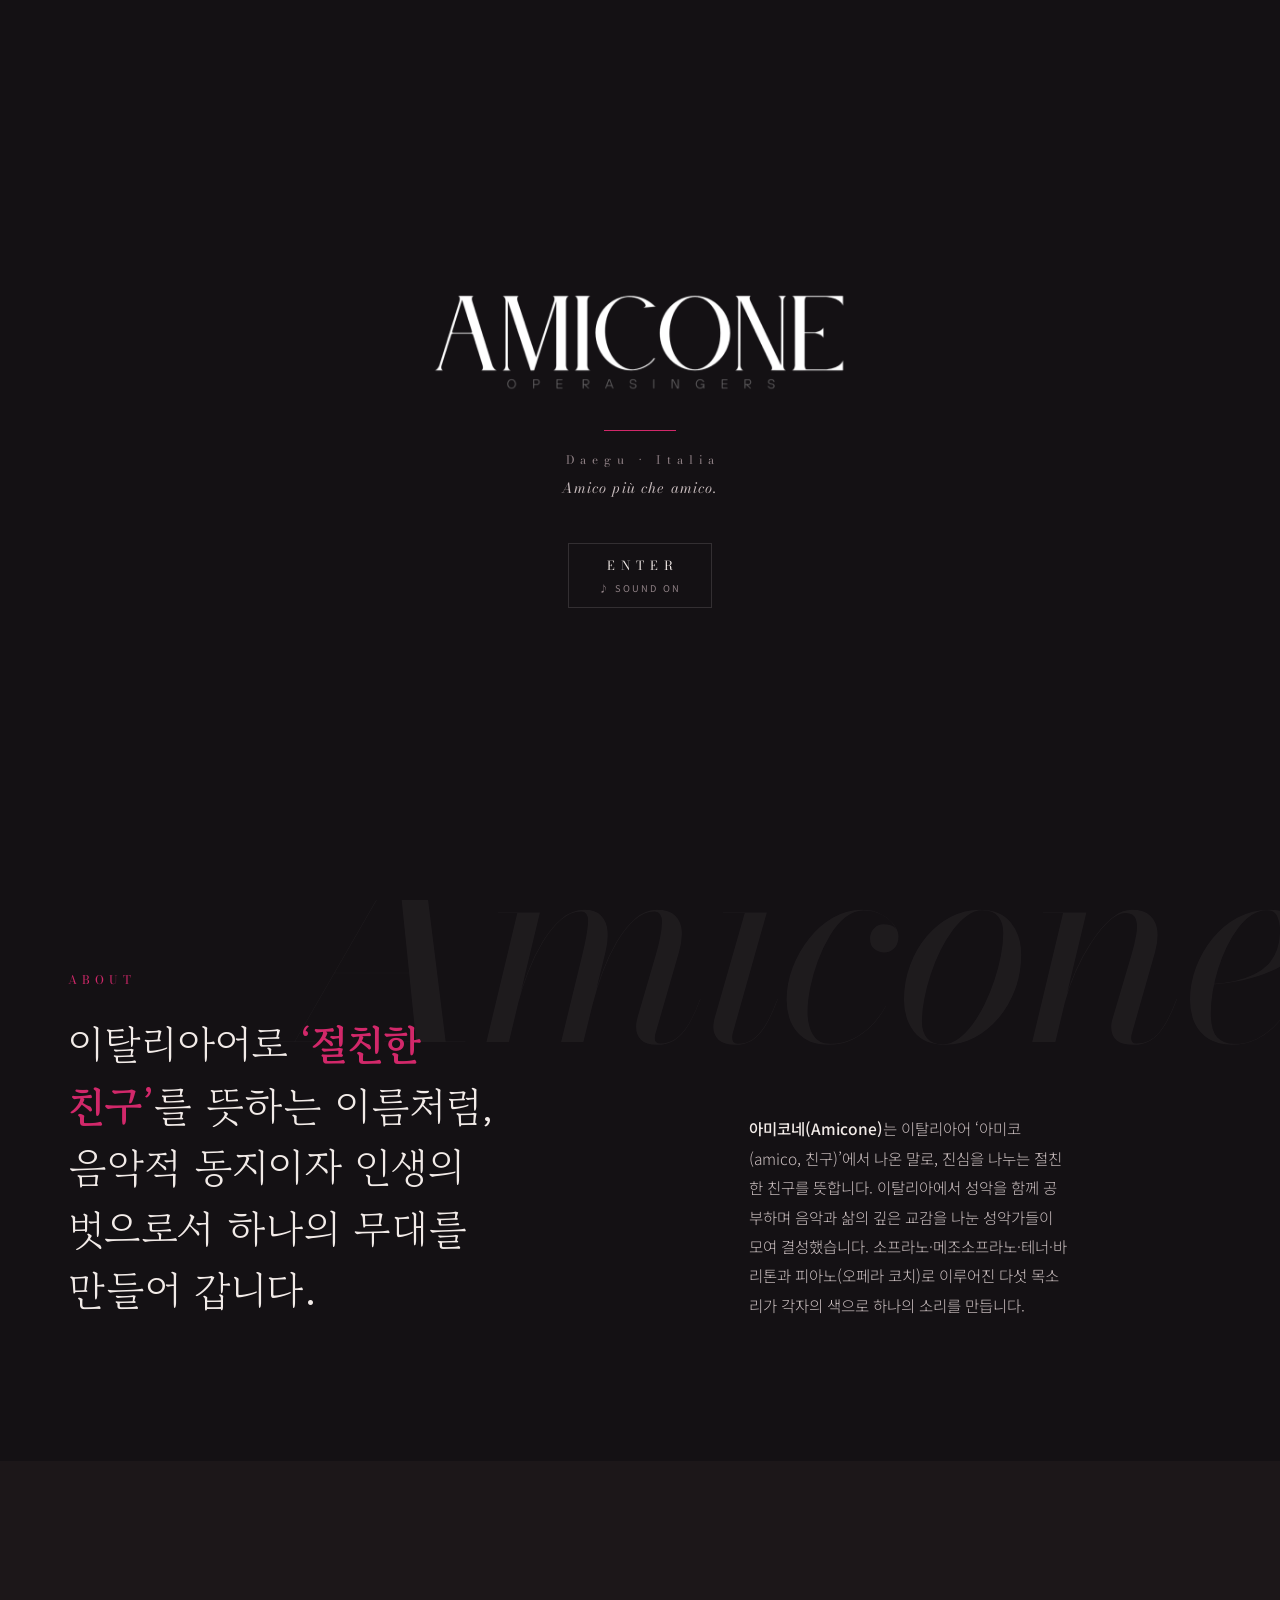
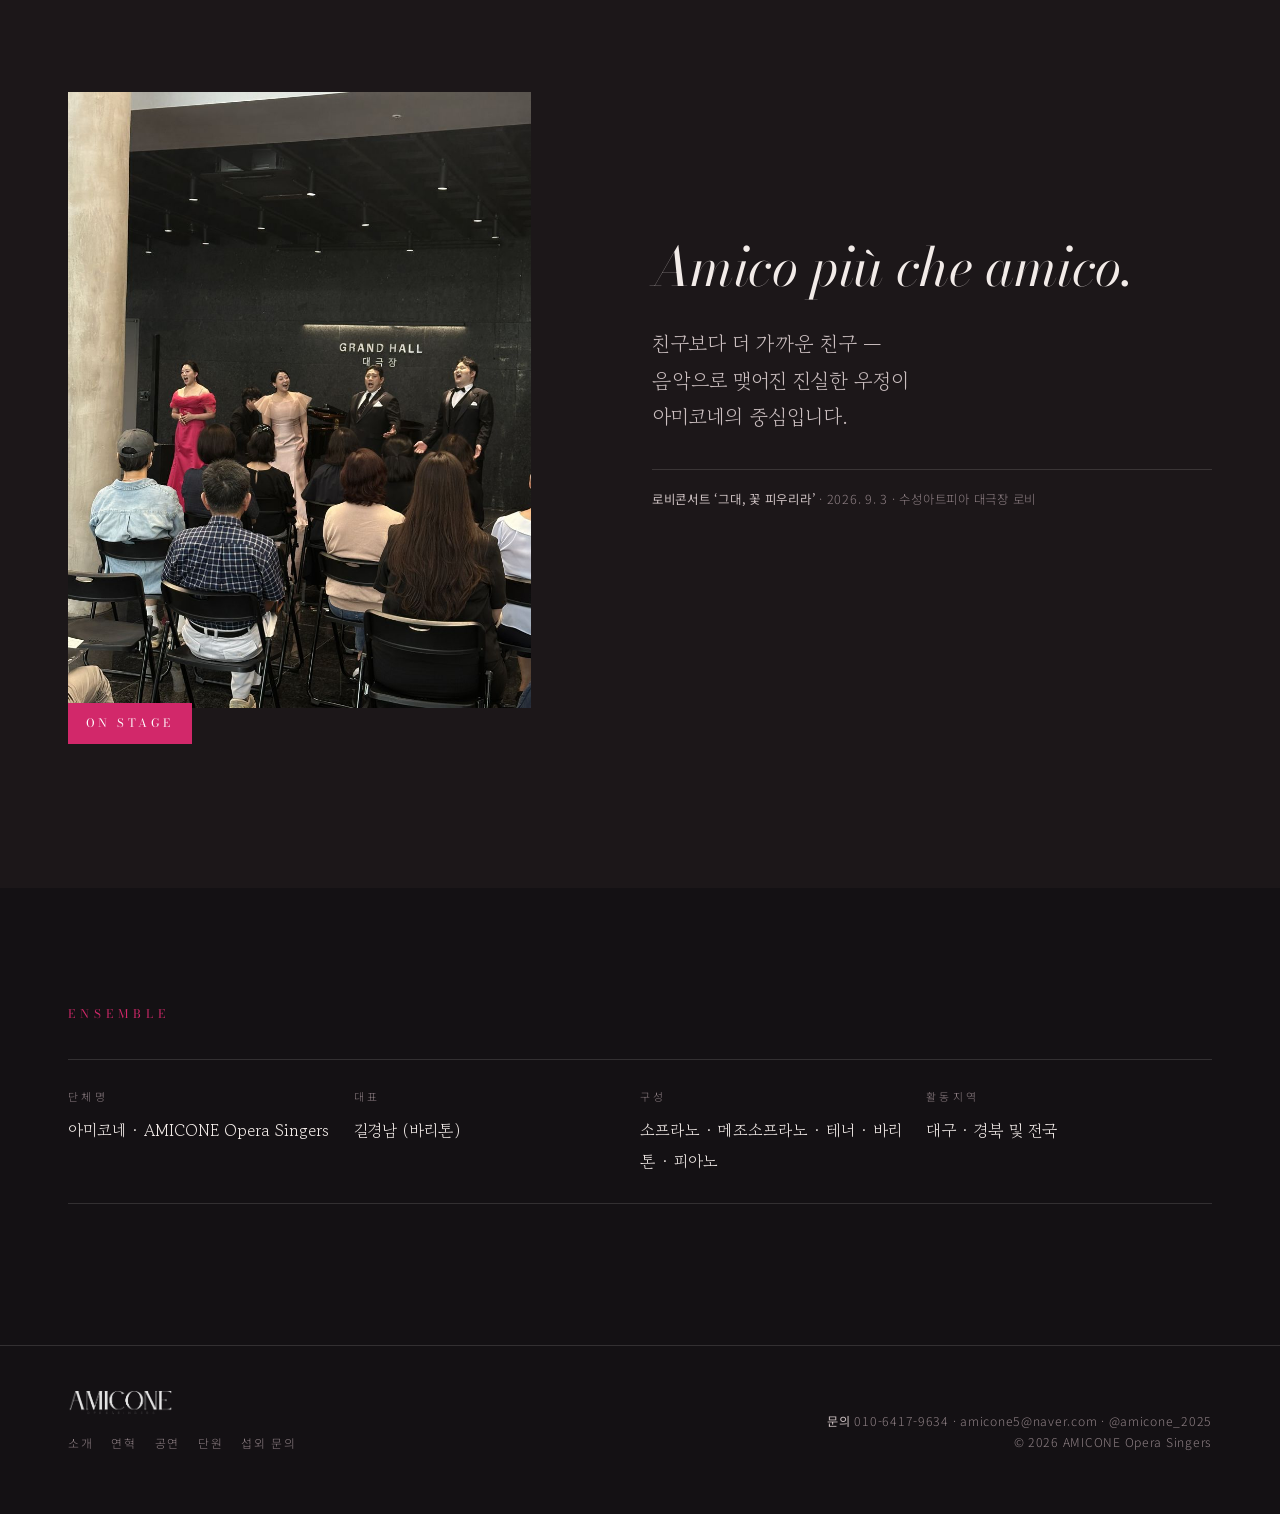
<file: index.html>
<!DOCTYPE html>
<html lang="ko">
<head>
<meta charset="UTF-8">
<meta name="viewport" content="width=device-width, initial-scale=1.0">
<title>AMICONE | 아미코네 Opera Singers</title>
<meta name="description" content="아미코네(Amicone) — 이탈리아에서 함께 수학한 성악가들이 결성한 솔리스트 앙상블. 소프라노·메조소프라노·테너·바리톤·피아노.">
<meta name="naver-site-verification" content="9a0f76e44c201f1463980ef86291eae53fe112b9" />
<meta name="google-site-verification" content="JLCzoi-6v235_WA_0eOu0-y-CcuUtQU_6XI-BRIx2AM" />
<link rel="canonical" href="https://amicone.co.kr/">
<meta property="og:type" content="website">
<meta property="og:url" content="https://amicone.co.kr/">
<meta property="og:title" content="AMICONE | 아미코네 Opera Singers">
<meta property="og:description" content="아미코네(Amicone) — 이탈리아에서 함께 수학한 성악가들이 결성한 솔리스트 앙상블. 소프라노·메조소프라노·테너·바리톤·피아노.">
<meta property="og:image" content="https://amicone.co.kr/assets/sl01.jpg">
<link rel="icon" href="assets/logo_dark.png" type="image/png">
<link rel="preconnect" href="https://fonts.googleapis.com">
<link rel="preconnect" href="https://fonts.gstatic.com" crossorigin>
<link href="https://fonts.googleapis.com/css2?family=Bodoni+Moda:ital,opsz,wght@0,6..96,400;0,6..96,500;1,6..96,400&family=Gowun+Batang:wght@400;700&family=Noto+Sans+KR:wght@300;400;500&display=swap" rel="stylesheet">
<link rel="stylesheet" href="assets/style.css?v=4">
</head>
<body>
<div id="intro">
  <img class="lg" src="assets/logo.png" alt="AMICONE Opera Singers">
  <div class="rule"></div>
  <div class="t">Daegu · Italia<i>Amico più che amico.</i></div>
  <button class="enter" id="enterBtn" type="button">ENTER<small id="enterSub">♪ SOUND ON</small></button>
</div>
<nav id="nav">
  <div class="wrap">
    <a class="lg" href="./"><img src="assets/logo.png" alt="AMICONE Opera Singers"></a>
    <ul>
      <li class="pg"><a href="./" class="active" data-i18n="n1">소개</a></li><li class="pg"><a href="history.html" data-i18n="n2">연혁</a></li><li class="pg"><a href="sketches.html" data-i18n="n3">공연</a></li><li class="pg"><a href="members.html" data-i18n="n4">단원</a></li><li class="pg"><a href="contact.html" data-i18n="n5">섭외 문의</a></li>
      <li class="tools">
        <a class="ig" href="https://www.instagram.com/amicone_2025/" target="_blank" rel="noopener" aria-label="Instagram"><svg width="17" height="17" viewBox="0 0 24 24" fill="none" stroke="currentColor" stroke-width="1.6" aria-hidden="true"><rect x="2.5" y="2.5" width="19" height="19" rx="5"/><circle cx="12" cy="12" r="4.5"/><circle cx="17.8" cy="6.2" r="1" fill="currentColor" stroke="none"/></svg></a>
        <button class="snd" id="sndBtn" type="button" aria-label="Sound" title="Sound"><i></i><i></i><i></i><i></i></button>
        <select class="lang" id="langSel" onchange="setLang(this.value)" aria-label="Language">
          <option value="ko">KO</option><option value="en">EN</option><option value="it">IT</option>
        </select>
        <button class="burger" id="burger" type="button" aria-label="Menu"><i></i><i></i></button>
      </li>
    </ul>
  </div>
</nav>
<div id="mnav"><span class="wm">Amicone</span><a href="./" class="active" data-i18n="n1">소개</a><a href="history.html" data-i18n="n2">연혁</a><a href="sketches.html" data-i18n="n3">공연</a><a href="members.html" data-i18n="n4">단원</a><a href="contact.html" data-i18n="n5">섭외 문의</a><div class="m"><span>Amicone · Daegu</span><span>Opera Singers</span></div></div>
<audio id="bgm" loop preload="auto" src="assets/bgm.mp3"></audio>
<div class="snd-hint" id="sndHint" data-i18n="snd_hint">♪ 소리를 켜려면 상단 버튼을 누르세요</div>
<header class="hero">
  <div class="sl" id="sl">
    <img class="on" src="assets/sl01.jpg" alt="아미코네 스튜디오 단체사진" fetchpriority="high">
    <img data-src="assets/sl02.jpg" src="[data-uri]" alt="">
    <img data-src="assets/sl03.jpg" src="[data-uri]" alt="">
    <img data-src="assets/sl04.jpg" src="[data-uri]" alt="">
    <img data-src="assets/sl05.jpg" src="[data-uri]" alt="" style="object-position:center 22%">
  </div>
  <div class="shade"></div>
  <div class="txt"><div class="wrap">
    <div>
      <p class="eyebrow">Amicone Opera Singers — Daegu · Italia</p>
      <h1 data-i18n="h1">이탈리아에서 맺어진 우정,<br><b>하나의 무대</b>로 이어집니다.</h1>
    </div>
    <div class="cap">
      <span class="n"><span id="slN">1</span> <i>/ 5</i>&nbsp;&nbsp;<span id="slT" data-i18n="sl_cap">스튜디오, 2025</span></span>
      <span class="ctrl"><button id="slPrev" type="button" aria-label="이전">‹</button><button id="slNext" type="button" aria-label="다음">›</button></span>
    </div>
  </div></div>
  <div class="bar" id="slBar"></div>
</header>

<section class="state" id="about">
  <div class="wm">Amicone</div>
  <div class="wrap"><div class="g">
    <div class="lead">
      <p class="eyebrow acc">About</p>
      <h2 data-i18n="a_h2">이탈리아어로 <b>‘절친한 친구’</b>를 뜻하는 이름처럼, 음악적 동지이자 인생의 벗으로서 하나의 무대를 만들어 갑니다.</h2>
    </div>
    <div class="p">
      <p data-i18n="a_p1"><strong>아미코네(Amicone)</strong>는 이탈리아어 ‘아미코(amico, 친구)’에서 나온 말로, 진심을 나누는 절친한 친구를 뜻합니다. 이탈리아에서 성악을 함께 공부하며 음악과 삶의 깊은 교감을 나눈 성악가들이 모여 결성했습니다. 소프라노·메조소프라노·테너·바리톤과 피아노(오페라 코치)로 이루어진 다섯 목소리가 각자의 색으로 하나의 소리를 만듭니다.</p>
    </div>
  </div></div>
</section>

<section class="stage">
  <div class="wrap"><div class="g">
    <div class="ph">
      <img src="assets/lb_sing.jpg" alt="2026 수성아트피아 로비콘서트" loading="lazy">
      <span class="tag">On Stage</span>
    </div>
    <div class="q">
      <p class="it">Amico più che amico.</p>
      <p class="ko" data-i18n="q_ko">친구보다 더 가까운 친구 — 음악으로 맺어진 진실한 우정이 아미코네의 중심입니다.</p>
      <p class="src" data-i18n="q_src"><b>로비콘서트 ‘그대, 꽃 피우리라’</b> · 2026. 9. 3 · 수성아트피아 대극장 로비</p>
    </div>
  </div></div>
</section>

<section class="ledger">
  <div class="wrap">
    <p class="eyebrow acc">Ensemble</p>
    <dl>
      <div><dt data-i18n="f_name_t">단체명</dt><dd data-i18n="f_name">아미코네 · AMICONE Opera Singers</dd></div>
      <div><dt data-i18n="f_rep_t">대표</dt><dd data-i18n="f_rep">길경남 (바리톤)</dd></div>
      <div><dt data-i18n="f_comp_t">구성</dt><dd data-i18n="f_comp">소프라노 · 메조소프라노 · 테너 · 바리톤 · 피아노</dd></div>
      <div><dt data-i18n="f_base_t">활동지역</dt><dd data-i18n="f_base">대구 · 경북 및 전국</dd></div>
    </dl>
  </div>
</section>
<footer>
  <div class="wrap">
    <div><a class="lg" href="./"><img src="assets/logo.png" alt="AMICONE"></a>
      <div class="fnav"><a href="./" data-i18n="n1">소개</a><a href="history.html" data-i18n="n2">연혁</a><a href="sketches.html" data-i18n="n3">공연</a><a href="members.html" data-i18n="n4">단원</a><a href="contact.html" data-i18n="n5">섭외 문의</a></div></div>
    <p><b data-i18n="f_contact">문의</b> <a href="tel:010-6417-9634">010-6417-9634</a> · <a href="mailto:amicone5@naver.com">amicone5@naver.com</a> · <a href="https://www.instagram.com/amicone_2025/" target="_blank" rel="noopener">@amicone_2025</a><br>© 2026 AMICONE Opera Singers</p>
  </div>
</footer>
<script src="assets/app.js?v=4"></script>
</body>
</html>
</file>
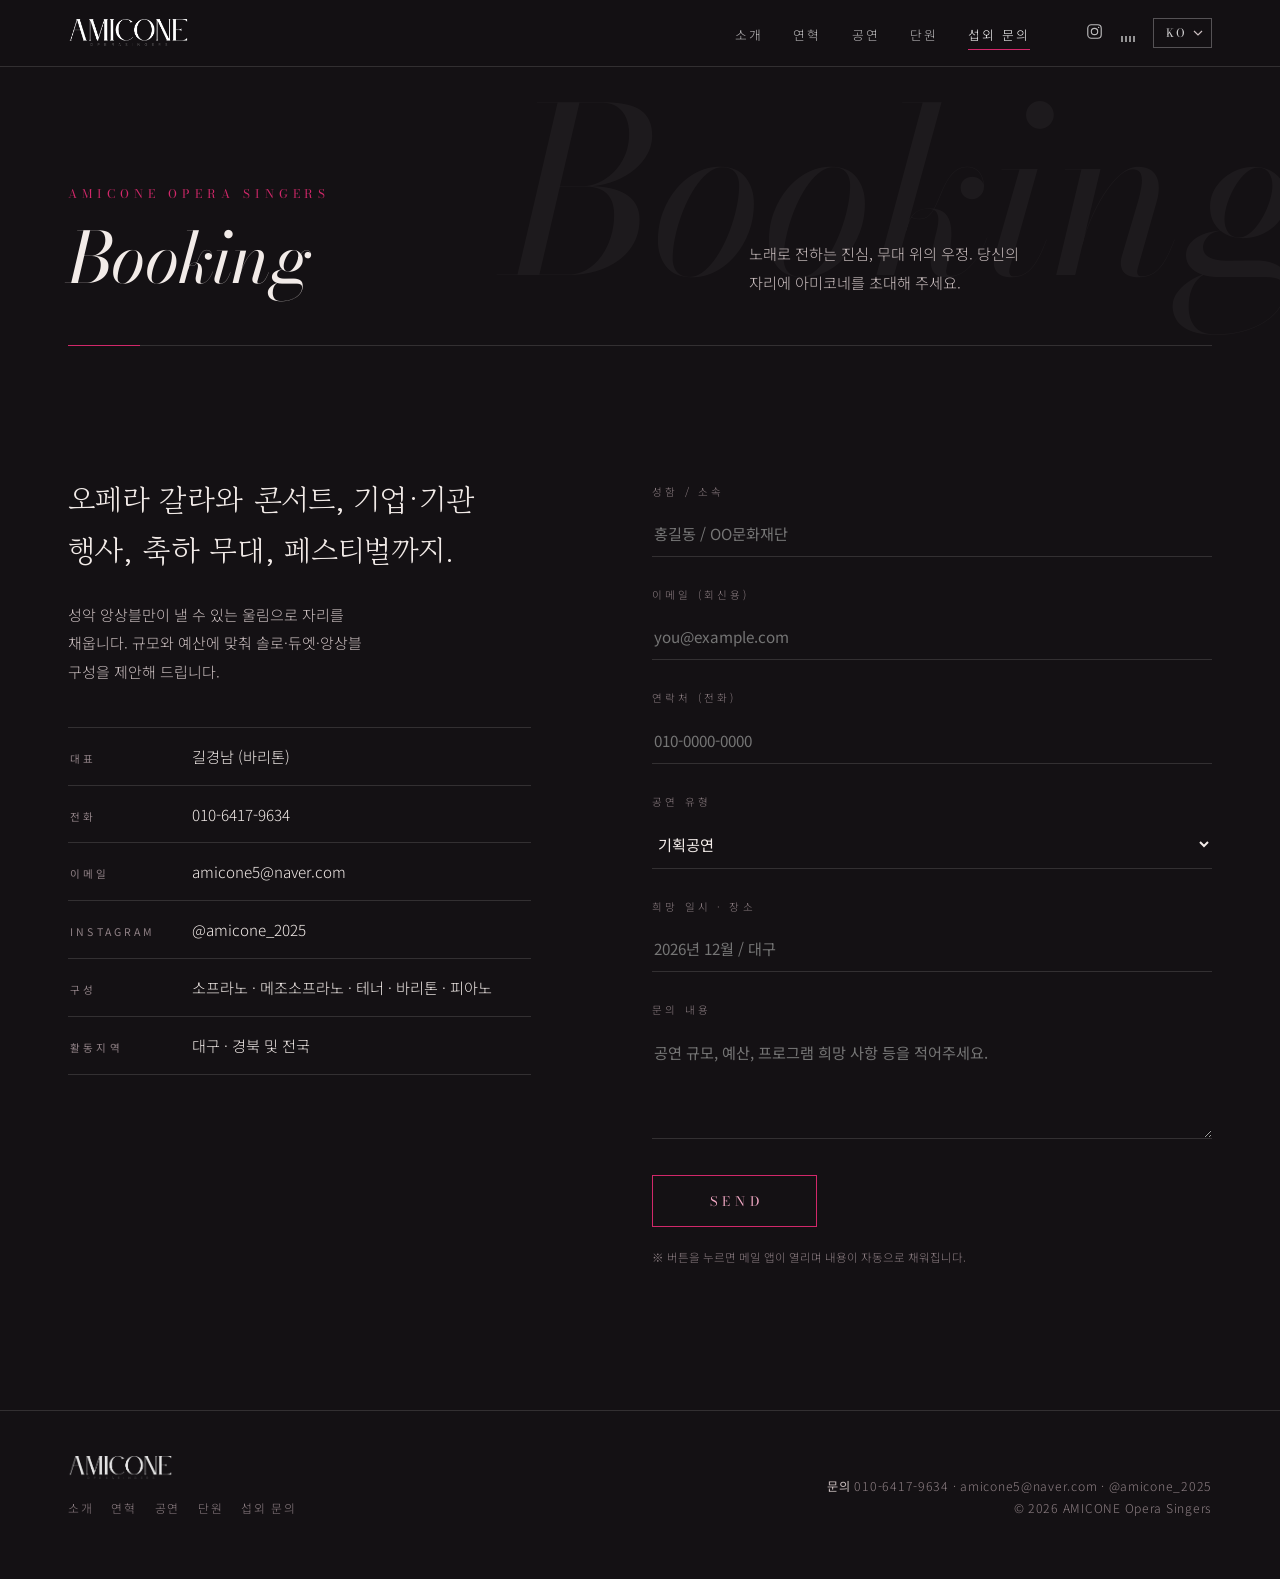
<file: contact.html>
<!DOCTYPE html>
<html lang="ko">
<head>
<meta charset="UTF-8">
<meta name="viewport" content="width=device-width, initial-scale=1.0">
<title>섭외 문의 · Booking | AMICONE 아미코네</title>
<meta name="description" content="아미코네 공연 섭외 문의 — 오페라 갈라, 콘서트, 기업·기관 행사, 축하 무대. 010-6417-9634 · amicone5@naver.com">
<meta name="naver-site-verification" content="9a0f76e44c201f1463980ef86291eae53fe112b9" />
<meta name="google-site-verification" content="JLCzoi-6v235_WA_0eOu0-y-CcuUtQU_6XI-BRIx2AM" />
<link rel="canonical" href="https://amicone.co.kr/contact.html">
<meta property="og:type" content="website">
<meta property="og:url" content="https://amicone.co.kr/contact.html">
<meta property="og:title" content="섭외 문의 · Booking | AMICONE 아미코네">
<meta property="og:description" content="아미코네 공연 섭외 문의 — 오페라 갈라, 콘서트, 기업·기관 행사, 축하 무대. 010-6417-9634 · amicone5@naver.com">
<meta property="og:image" content="https://amicone.co.kr/assets/sl01.jpg">
<link rel="icon" href="assets/logo_dark.png" type="image/png">
<link rel="preconnect" href="https://fonts.googleapis.com">
<link rel="preconnect" href="https://fonts.gstatic.com" crossorigin>
<link href="https://fonts.googleapis.com/css2?family=Bodoni+Moda:ital,opsz,wght@0,6..96,400;0,6..96,500;1,6..96,400&family=Gowun+Batang:wght@400;700&family=Noto+Sans+KR:wght@300;400;500&display=swap" rel="stylesheet">
<link rel="stylesheet" href="assets/style.css?v=4">
</head>
<body>
<nav id="nav" class="bar">
  <div class="wrap">
    <a class="lg" href="./"><img src="assets/logo.png" alt="AMICONE Opera Singers"></a>
    <ul>
      <li class="pg"><a href="./" data-i18n="n1">소개</a></li><li class="pg"><a href="history.html" data-i18n="n2">연혁</a></li><li class="pg"><a href="sketches.html" data-i18n="n3">공연</a></li><li class="pg"><a href="members.html" data-i18n="n4">단원</a></li><li class="pg"><a href="contact.html" class="active" data-i18n="n5">섭외 문의</a></li>
      <li class="tools">
        <a class="ig" href="https://www.instagram.com/amicone_2025/" target="_blank" rel="noopener" aria-label="Instagram"><svg width="17" height="17" viewBox="0 0 24 24" fill="none" stroke="currentColor" stroke-width="1.6" aria-hidden="true"><rect x="2.5" y="2.5" width="19" height="19" rx="5"/><circle cx="12" cy="12" r="4.5"/><circle cx="17.8" cy="6.2" r="1" fill="currentColor" stroke="none"/></svg></a>
        <button class="snd" id="sndBtn" type="button" aria-label="Sound" title="Sound"><i></i><i></i><i></i><i></i></button>
        <select class="lang" id="langSel" onchange="setLang(this.value)" aria-label="Language">
          <option value="ko">KO</option><option value="en">EN</option><option value="it">IT</option>
        </select>
        <button class="burger" id="burger" type="button" aria-label="Menu"><i></i><i></i></button>
      </li>
    </ul>
  </div>
</nav>
<div id="mnav"><span class="wm">Amicone</span><a href="./" data-i18n="n1">소개</a><a href="history.html" data-i18n="n2">연혁</a><a href="sketches.html" data-i18n="n3">공연</a><a href="members.html" data-i18n="n4">단원</a><a href="contact.html" class="active" data-i18n="n5">섭외 문의</a><div class="m"><span>Amicone · Daegu</span><span>Opera Singers</span></div></div>
<audio id="bgm" loop preload="auto" src="assets/bgm.mp3"></audio>
<div class="snd-hint" id="sndHint" data-i18n="snd_hint">♪ 소리를 켜려면 상단 버튼을 누르세요</div>
<header class="ph">
  <span class="wm">Booking</span>
  <div class="wrap">
    <div class="g">
      <div class="t"><p class="eyebrow acc">Amicone Opera Singers</p><h1>Booking</h1></div>
      <p class="lede" data-i18n="c_lede">노래로 전하는 진심, 무대 위의 우정. 당신의 자리에 아미코네를 초대해 주세요.</p>
    </div>
    <div class="rule"></div>
  </div>
</header>
<section id="contact" class="contact">
  <div class="wrap">
    <div class="contact-grid">
      <div class="info rv">
        <p class="lede" data-i18n="c_lede2">오페라 갈라와 콘서트, 기업·기관 행사, 축하 무대, 페스티벌까지.</p>
        <p class="desc" data-i18n="c_desc">성악 앙상블만이 낼 수 있는 울림으로 자리를 채웁니다. 규모와 예산에 맞춰 솔로·듀엣·앙상블 구성을 제안해 드립니다.</p>
        <div class="c-lines">
          <div><b data-i18n="cl1">대표</b><span data-i18n="c_rep">길경남 (바리톤)</span></div>
          <div><b data-i18n="cl2">전화</b><a href="tel:010-6417-9634">010-6417-9634</a></div>
          <div><b data-i18n="cl3">이메일</b><a href="mailto:amicone5@naver.com">amicone5@naver.com</a></div>
          <div><b>INSTAGRAM</b><a href="https://www.instagram.com/amicone_2025/" target="_blank" rel="noopener">@amicone_2025</a></div>
          <div><b data-i18n="cl4">구성</b><span data-i18n="c_comp">소프라노 · 메조소프라노 · 테너 · 바리톤 · 피아노</span></div>
          <div><b data-i18n="cl5">활동지역</b><span data-i18n="c_area">대구 · 경북 및 전국</span></div>
        </div>
      </div>
      <form class="rv d1" onsubmit="return sendMail(this)">
        <div><label data-i18n="fm_who">성함 / 소속</label><input name="who" required data-ph="fm_who_ph" placeholder="홍길동 / OO문화재단"></div>
        <div><label data-i18n="fm_email">이메일 (회신용)</label><input type="email" name="email" required data-ph="fm_email_ph" placeholder="you@example.com"></div>
        <div><label data-i18n="fm_phone">연락처 (전화)</label><input type="tel" name="phone" data-ph="fm_phone_ph" placeholder="010-0000-0000"></div>
        <div><label data-i18n="fm_type">공연 유형</label>
          <select name="type">
            <option data-i18n="o1">기획공연</option><option data-i18n="o2">오페라 갈라</option><option data-i18n="o3">기업·기관 행사</option><option data-i18n="o4">축하 연주</option><option data-i18n="o5">페스티벌 초청</option><option data-i18n="o6">기타</option>
          </select>
        </div>
        <div><label data-i18n="fm_when">희망 일시 · 장소</label><input name="when" data-ph="fm_when_ph" placeholder="2026년 12월 / 대구"></div>
        <div><label data-i18n="fm_msg">문의 내용</label><textarea name="msg" required data-ph="fm_msg_ph" placeholder="공연 규모, 예산, 프로그램 희망 사항 등을 적어주세요."></textarea></div>
        <button class="btn" type="submit">SEND</button>
        <p class="form-note" data-i18n="fm_note">※ 버튼을 누르면 메일 앱이 열리며 내용이 자동으로 채워집니다.</p>
      </form>
    </div>
  </div>
</section>
<footer>
  <div class="wrap">
    <div><a class="lg" href="./"><img src="assets/logo.png" alt="AMICONE"></a>
      <div class="fnav"><a href="./" data-i18n="n1">소개</a><a href="history.html" data-i18n="n2">연혁</a><a href="sketches.html" data-i18n="n3">공연</a><a href="members.html" data-i18n="n4">단원</a><a href="contact.html" data-i18n="n5">섭외 문의</a></div></div>
    <p><b data-i18n="f_contact">문의</b> <a href="tel:010-6417-9634">010-6417-9634</a> · <a href="mailto:amicone5@naver.com">amicone5@naver.com</a> · <a href="https://www.instagram.com/amicone_2025/" target="_blank" rel="noopener">@amicone_2025</a><br>© 2026 AMICONE Opera Singers</p>
  </div>
</footer>
<script src="assets/app.js?v=4"></script>
</body>
</html>
</file>
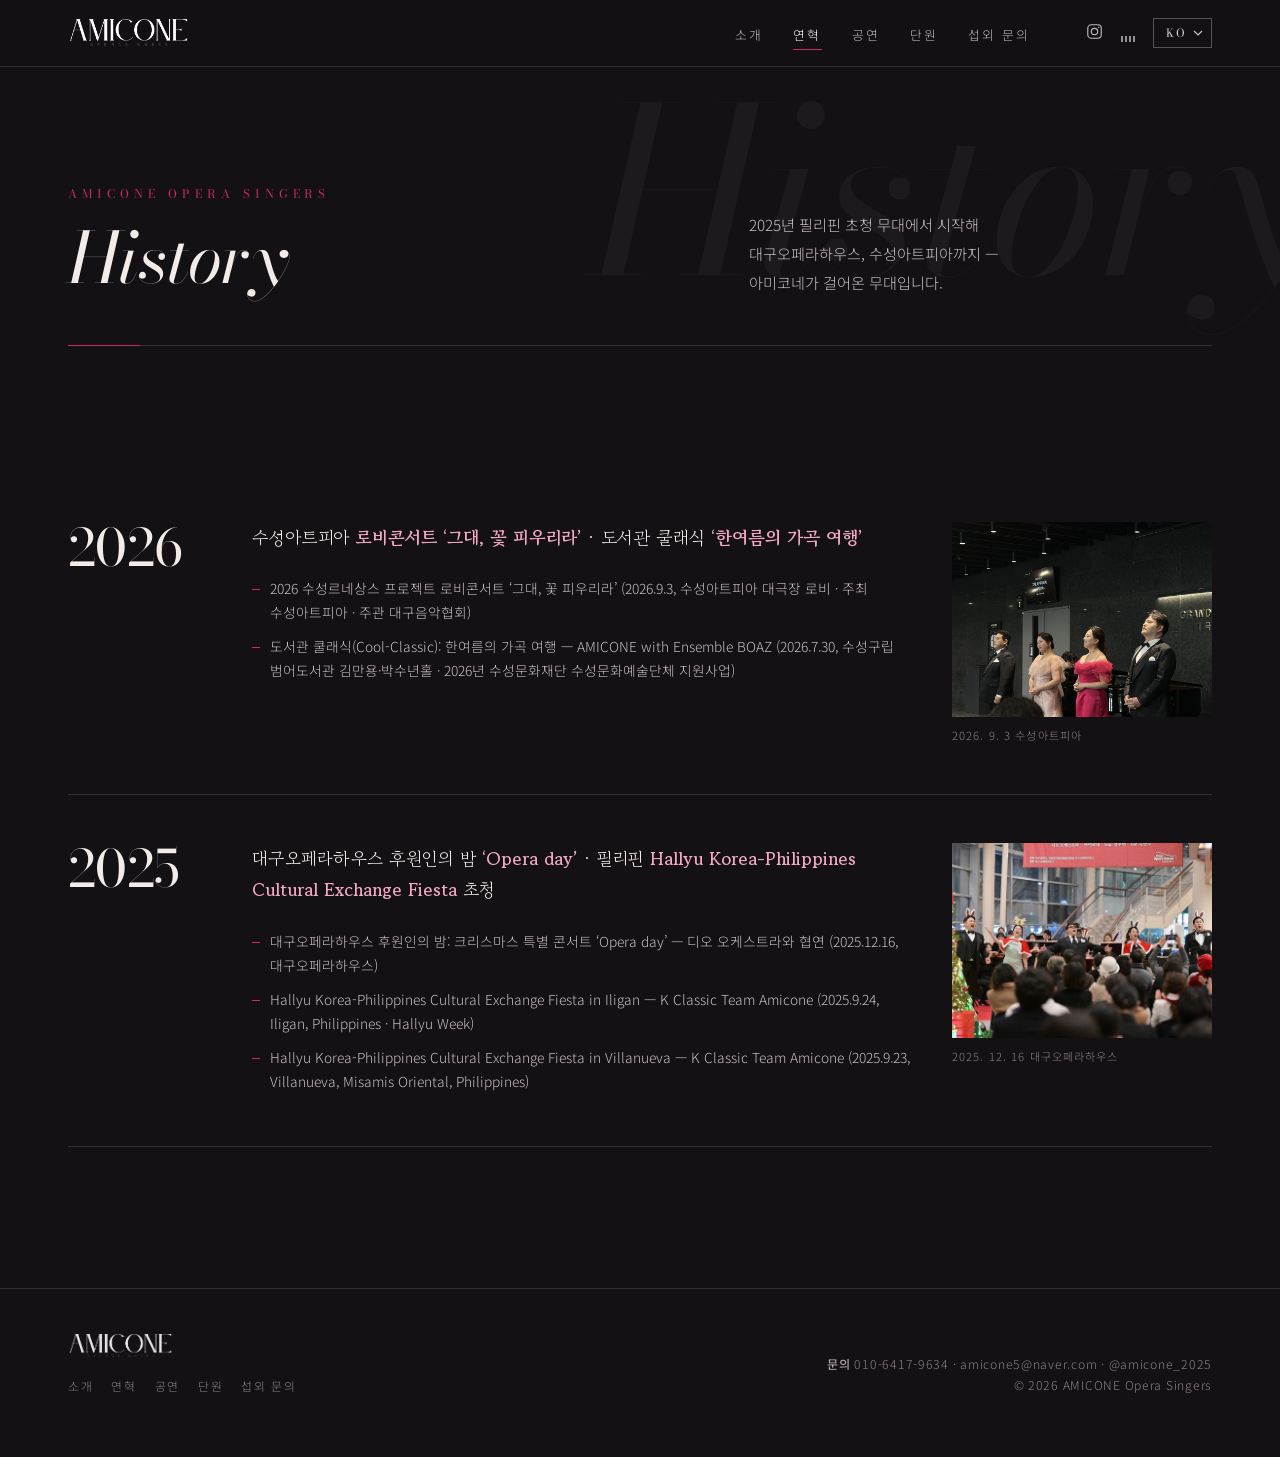
<file: history.html>
<!DOCTYPE html>
<html lang="ko">
<head>
<meta charset="UTF-8">
<meta name="viewport" content="width=device-width, initial-scale=1.0">
<title>연혁 · History | AMICONE 아미코네</title>
<meta name="description" content="아미코네가 걸어온 무대 — 2025 대구오페라하우스 Opera day, 필리핀 한류 페스티벌, 2026 수성아트피아 로비콘서트.">
<meta name="naver-site-verification" content="9a0f76e44c201f1463980ef86291eae53fe112b9" />
<meta name="google-site-verification" content="JLCzoi-6v235_WA_0eOu0-y-CcuUtQU_6XI-BRIx2AM" />
<link rel="canonical" href="https://amicone.co.kr/history.html">
<meta property="og:type" content="website">
<meta property="og:url" content="https://amicone.co.kr/history.html">
<meta property="og:title" content="연혁 · History | AMICONE 아미코네">
<meta property="og:description" content="아미코네가 걸어온 무대 — 2025 대구오페라하우스 Opera day, 필리핀 한류 페스티벌, 2026 수성아트피아 로비콘서트.">
<meta property="og:image" content="https://amicone.co.kr/assets/sl01.jpg">
<link rel="icon" href="assets/logo_dark.png" type="image/png">
<link rel="preconnect" href="https://fonts.googleapis.com">
<link rel="preconnect" href="https://fonts.gstatic.com" crossorigin>
<link href="https://fonts.googleapis.com/css2?family=Bodoni+Moda:ital,opsz,wght@0,6..96,400;0,6..96,500;1,6..96,400&family=Gowun+Batang:wght@400;700&family=Noto+Sans+KR:wght@300;400;500&display=swap" rel="stylesheet">
<link rel="stylesheet" href="assets/style.css?v=4">
</head>
<body>
<nav id="nav" class="bar">
  <div class="wrap">
    <a class="lg" href="./"><img src="assets/logo.png" alt="AMICONE Opera Singers"></a>
    <ul>
      <li class="pg"><a href="./" data-i18n="n1">소개</a></li><li class="pg"><a href="history.html" class="active" data-i18n="n2">연혁</a></li><li class="pg"><a href="sketches.html" data-i18n="n3">공연</a></li><li class="pg"><a href="members.html" data-i18n="n4">단원</a></li><li class="pg"><a href="contact.html" data-i18n="n5">섭외 문의</a></li>
      <li class="tools">
        <a class="ig" href="https://www.instagram.com/amicone_2025/" target="_blank" rel="noopener" aria-label="Instagram"><svg width="17" height="17" viewBox="0 0 24 24" fill="none" stroke="currentColor" stroke-width="1.6" aria-hidden="true"><rect x="2.5" y="2.5" width="19" height="19" rx="5"/><circle cx="12" cy="12" r="4.5"/><circle cx="17.8" cy="6.2" r="1" fill="currentColor" stroke="none"/></svg></a>
        <button class="snd" id="sndBtn" type="button" aria-label="Sound" title="Sound"><i></i><i></i><i></i><i></i></button>
        <select class="lang" id="langSel" onchange="setLang(this.value)" aria-label="Language">
          <option value="ko">KO</option><option value="en">EN</option><option value="it">IT</option>
        </select>
        <button class="burger" id="burger" type="button" aria-label="Menu"><i></i><i></i></button>
      </li>
    </ul>
  </div>
</nav>
<div id="mnav"><span class="wm">Amicone</span><a href="./" data-i18n="n1">소개</a><a href="history.html" class="active" data-i18n="n2">연혁</a><a href="sketches.html" data-i18n="n3">공연</a><a href="members.html" data-i18n="n4">단원</a><a href="contact.html" data-i18n="n5">섭외 문의</a><div class="m"><span>Amicone · Daegu</span><span>Opera Singers</span></div></div>
<audio id="bgm" loop preload="auto" src="assets/bgm.mp3"></audio>
<div class="snd-hint" id="sndHint" data-i18n="snd_hint">♪ 소리를 켜려면 상단 버튼을 누르세요</div>
<header class="ph">
  <span class="wm">History</span>
  <div class="wrap">
    <div class="g">
      <div class="t"><p class="eyebrow acc">Amicone Opera Singers</p><h1>History</h1></div>
      <p class="lede" data-i18n="h_lede">2025년 필리핀 초청 무대에서 시작해 대구오페라하우스, 수성아트피아까지 — 아미코네가 걸어온 무대입니다.</p>
    </div>
    <div class="rule"></div>
  </div>
</header>
<section class="history">
  <div class="wrap">
    <div class="t-item rv"><span class="year">2026</span>
      <span class="desc"><span data-i18n="b26">수성아트피아 <b>로비콘서트 ‘그대, 꽃 피우리라’</b> · 도서관 쿨래식 <b>‘한여름의 가곡 여행’</b></span>
        <span class="detail">
          <p data-i18n="d26_1">2026 수성르네상스 프로젝트 로비콘서트 ‘그대, 꽃 피우리라’ (2026.9.3, 수성아트피아 대극장 로비 · 주최 수성아트피아 · 주관 대구음악협회)</p>
          <p data-i18n="d26_2">도서관 쿨래식(Cool-Classic): 한여름의 가곡 여행 — AMICONE with Ensemble BOAZ (2026.7.30, 수성구립 범어도서관 김만용·박수년홀 · 2026년 수성문화재단 수성문화예술단체 지원사업)</p>
        </span></span>
      <figure class="pic"><img src="assets/lb_bow.jpg" alt="로비콘서트 커튼콜" loading="lazy"><figcaption data-i18n="hc26">2026. 9. 3 수성아트피아</figcaption></figure>
    </div>
    <div class="t-item rv"><span class="year">2025</span>
      <span class="desc"><span data-i18n="b25">대구오페라하우스 후원인의 밤 <b>‘Opera day’</b> · 필리핀 <b>Hallyu Korea-Philippines Cultural Exchange Fiesta</b> 초청</span>
        <span class="detail">
          <p data-i18n="d25_1">대구오페라하우스 후원인의 밤: 크리스마스 특별 콘서트 ‘Opera day’ — 디오 오케스트라와 협연 (2025.12.16, 대구오페라하우스)</p>
          <p data-i18n="d25_2">Hallyu Korea-Philippines Cultural Exchange Fiesta in Iligan — K Classic Team Amicone (2025.9.24, Iligan, Philippines · Hallyu Week)</p>
          <p data-i18n="d25_3">Hallyu Korea-Philippines Cultural Exchange Fiesta in Villanueva — K Classic Team Amicone (2025.9.23, Villanueva, Misamis Oriental, Philippines)</p>
        </span></span>
      <figure class="pic"><img src="assets/lb_xmas.jpg" alt="Opera day 대구오페라하우스" loading="lazy"><figcaption data-i18n="hc25">2025. 12. 16 대구오페라하우스</figcaption></figure>
    </div>
  </div>
</section>
<footer>
  <div class="wrap">
    <div><a class="lg" href="./"><img src="assets/logo.png" alt="AMICONE"></a>
      <div class="fnav"><a href="./" data-i18n="n1">소개</a><a href="history.html" data-i18n="n2">연혁</a><a href="sketches.html" data-i18n="n3">공연</a><a href="members.html" data-i18n="n4">단원</a><a href="contact.html" data-i18n="n5">섭외 문의</a></div></div>
    <p><b data-i18n="f_contact">문의</b> <a href="tel:010-6417-9634">010-6417-9634</a> · <a href="mailto:amicone5@naver.com">amicone5@naver.com</a> · <a href="https://www.instagram.com/amicone_2025/" target="_blank" rel="noopener">@amicone_2025</a><br>© 2026 AMICONE Opera Singers</p>
  </div>
</footer>
<script src="assets/app.js?v=4"></script>
</body>
</html>
</file>
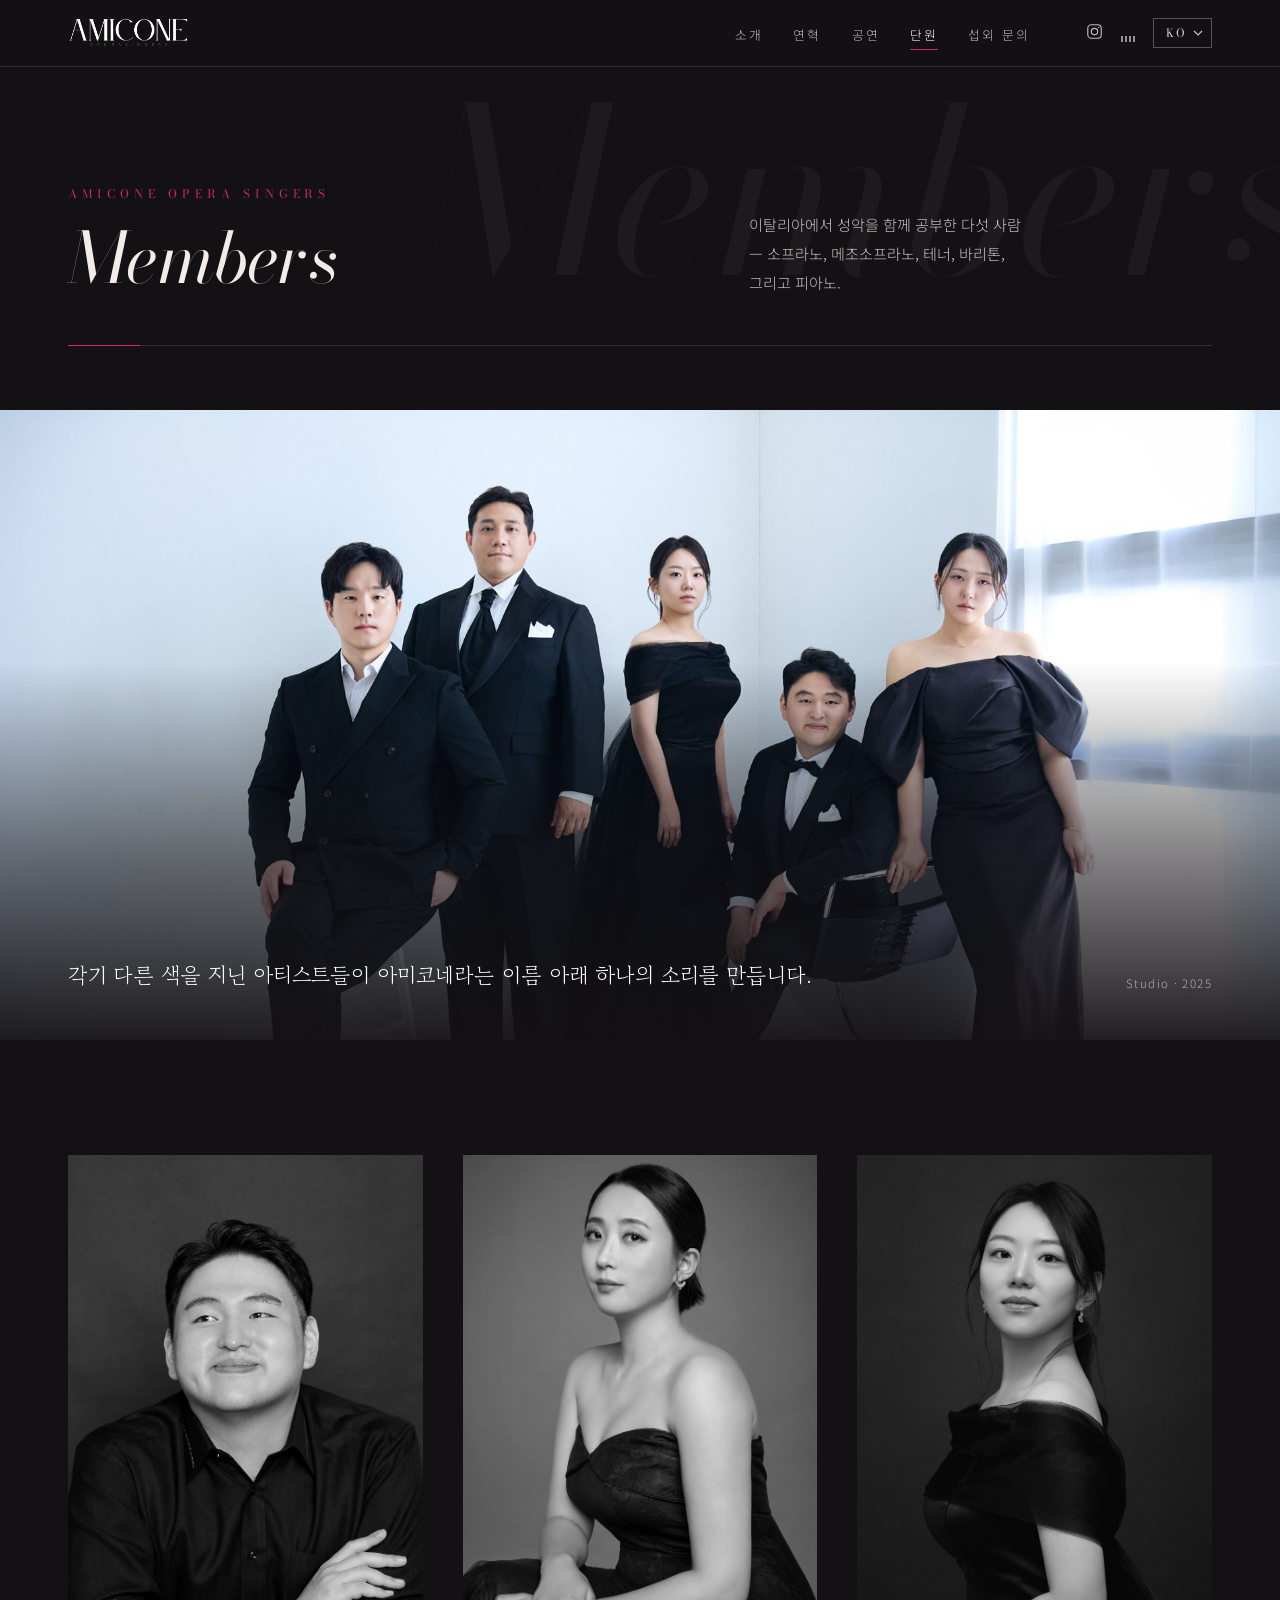
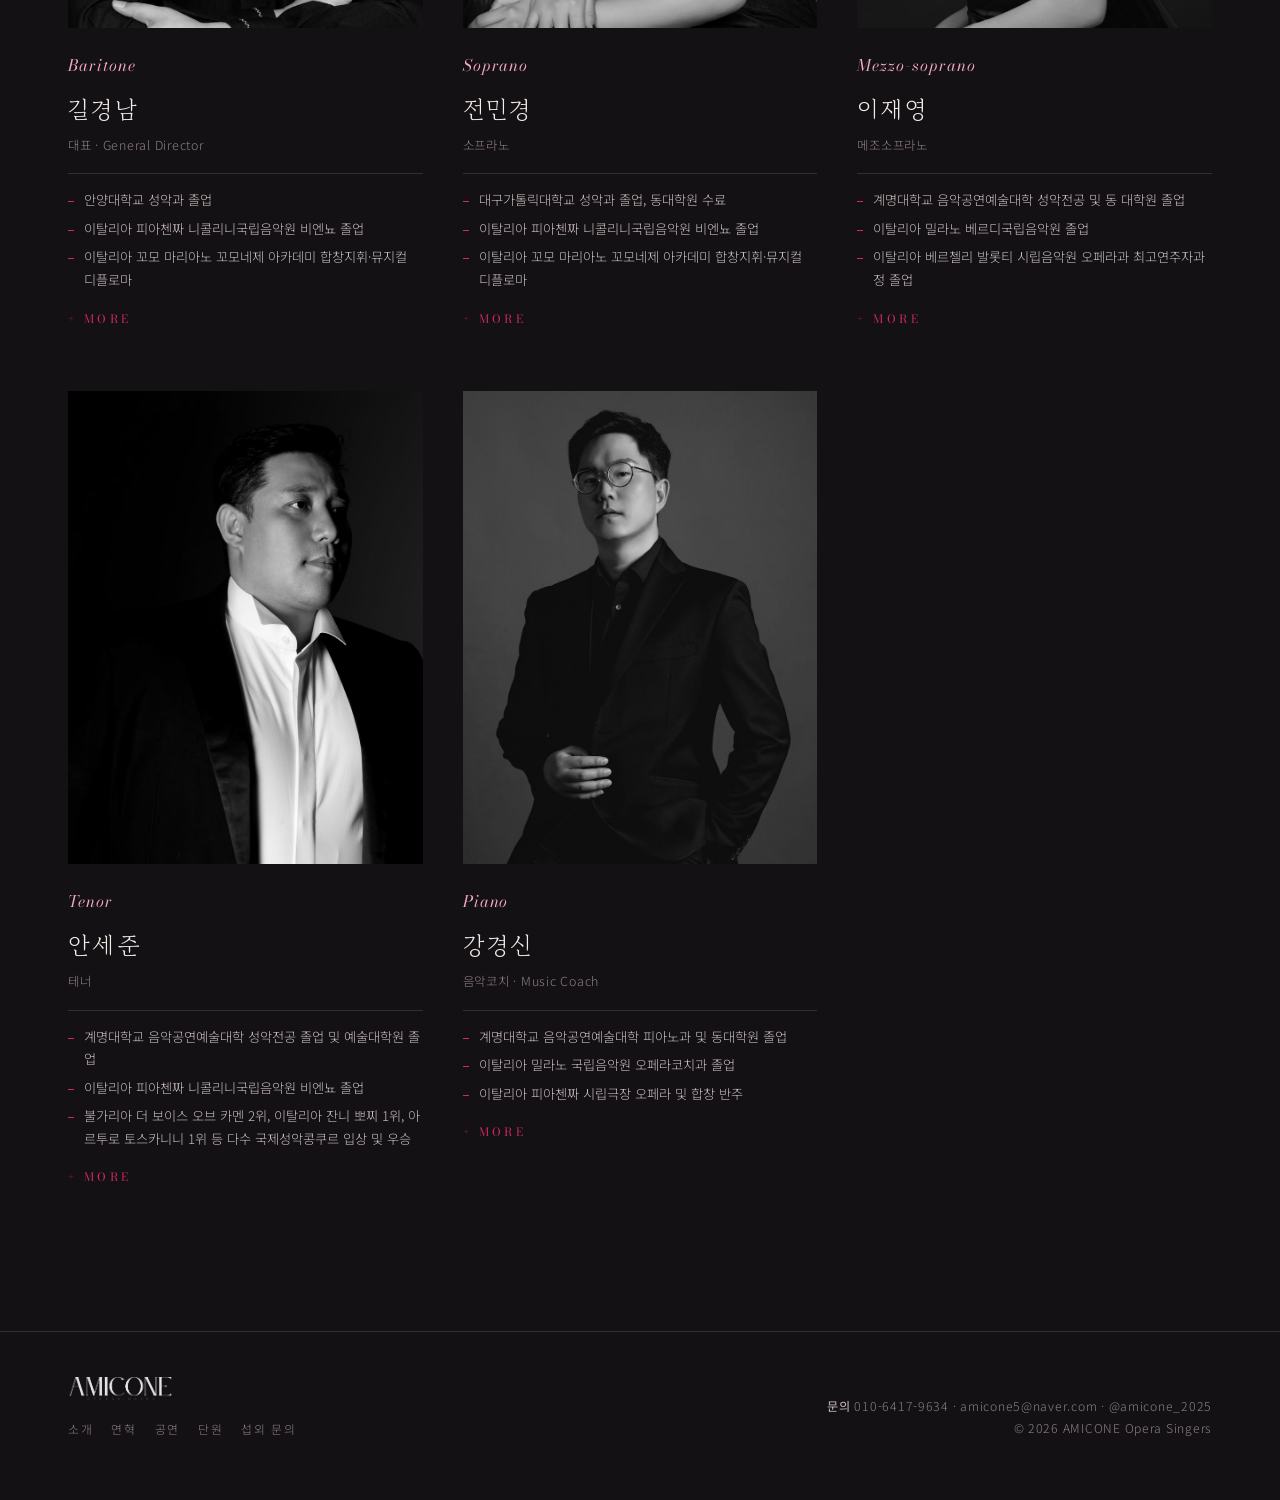
<file: members.html>
<!DOCTYPE html>
<html lang="ko">
<head>
<meta charset="UTF-8">
<meta name="viewport" content="width=device-width, initial-scale=1.0">
<title>단원 · Members | AMICONE 아미코네</title>
<meta name="description" content="아미코네 단원 소개 — 바리톤 길경남, 소프라노 전민경, 메조소프라노 이재영, 테너 안세준, 피아노 강경신.">
<meta name="naver-site-verification" content="9a0f76e44c201f1463980ef86291eae53fe112b9" />
<meta name="google-site-verification" content="JLCzoi-6v235_WA_0eOu0-y-CcuUtQU_6XI-BRIx2AM" />
<link rel="canonical" href="https://amicone.co.kr/members.html">
<meta property="og:type" content="website">
<meta property="og:url" content="https://amicone.co.kr/members.html">
<meta property="og:title" content="단원 · Members | AMICONE 아미코네">
<meta property="og:description" content="아미코네 단원 소개 — 바리톤 길경남, 소프라노 전민경, 메조소프라노 이재영, 테너 안세준, 피아노 강경신.">
<meta property="og:image" content="https://amicone.co.kr/assets/sl02.jpg">
<link rel="icon" href="assets/logo_dark.png" type="image/png">
<link rel="preconnect" href="https://fonts.googleapis.com">
<link rel="preconnect" href="https://fonts.gstatic.com" crossorigin>
<link href="https://fonts.googleapis.com/css2?family=Bodoni+Moda:ital,opsz,wght@0,6..96,400;0,6..96,500;1,6..96,400&family=Gowun+Batang:wght@400;700&family=Noto+Sans+KR:wght@300;400;500&display=swap" rel="stylesheet">
<link rel="stylesheet" href="assets/style.css?v=4">
</head>
<body>
<nav id="nav" class="bar">
  <div class="wrap">
    <a class="lg" href="./"><img src="assets/logo.png" alt="AMICONE Opera Singers"></a>
    <ul>
      <li class="pg"><a href="./" data-i18n="n1">소개</a></li><li class="pg"><a href="history.html" data-i18n="n2">연혁</a></li><li class="pg"><a href="sketches.html" data-i18n="n3">공연</a></li><li class="pg"><a href="members.html" class="active" data-i18n="n4">단원</a></li><li class="pg"><a href="contact.html" data-i18n="n5">섭외 문의</a></li>
      <li class="tools">
        <a class="ig" href="https://www.instagram.com/amicone_2025/" target="_blank" rel="noopener" aria-label="Instagram"><svg width="17" height="17" viewBox="0 0 24 24" fill="none" stroke="currentColor" stroke-width="1.6" aria-hidden="true"><rect x="2.5" y="2.5" width="19" height="19" rx="5"/><circle cx="12" cy="12" r="4.5"/><circle cx="17.8" cy="6.2" r="1" fill="currentColor" stroke="none"/></svg></a>
        <button class="snd" id="sndBtn" type="button" aria-label="Sound" title="Sound"><i></i><i></i><i></i><i></i></button>
        <select class="lang" id="langSel" onchange="setLang(this.value)" aria-label="Language">
          <option value="ko">KO</option><option value="en">EN</option><option value="it">IT</option>
        </select>
        <button class="burger" id="burger" type="button" aria-label="Menu"><i></i><i></i></button>
      </li>
    </ul>
  </div>
</nav>
<div id="mnav"><span class="wm">Amicone</span><a href="./" data-i18n="n1">소개</a><a href="history.html" data-i18n="n2">연혁</a><a href="sketches.html" data-i18n="n3">공연</a><a href="members.html" class="active" data-i18n="n4">단원</a><a href="contact.html" data-i18n="n5">섭외 문의</a><div class="m"><span>Amicone · Daegu</span><span>Opera Singers</span></div></div>
<audio id="bgm" loop preload="auto" src="assets/bgm.mp3"></audio>
<div class="snd-hint" id="sndHint" data-i18n="snd_hint">♪ 소리를 켜려면 상단 버튼을 누르세요</div>
<header class="ph">
  <span class="wm">Members</span>
  <div class="wrap">
    <div class="g">
      <div class="t"><p class="eyebrow acc">Amicone Opera Singers</p><h1>Members</h1></div>
      <p class="lede" data-i18n="m_lede">이탈리아에서 성악을 함께 공부한 다섯 사람 — 소프라노, 메조소프라노, 테너, 바리톤, 그리고 피아노.</p>
    </div>
    <div class="rule"></div>
  </div>
</header>
<section class="ensemble">
  <img src="assets/sl02.jpg" alt="아미코네 단원들 — 스튜디오">
  <div class="shade"></div>
  <div class="txt"><div class="wrap">
    <p data-i18n="en_lede">각기 다른 색을 지닌 아티스트들이 아미코네라는 이름 아래 하나의 소리를 만듭니다.</p>
    <span class="src" data-i18n="en_src">Studio · 2025</span>
  </div></div>
</section>

<section id="members" class="members">
  <div class="wrap">
    <div class="member-grid">
      <div class="member rv">
        <div class="photo">
          <img src="assets/m_kil.jpg" alt="길경남" loading="lazy">
          <img class="alt" src="assets/m_kil2.jpg" alt="길경남" loading="lazy">
        </div>
        <p class="inst en">Baritone</p><h3>길경남</h3><p class="title">대표 · General Director</p>
        <ul>
          <li>안양대학교 성악과 졸업</li>
          <li>이탈리아 피아첸짜 니콜리니국립음악원 비엔뇨 졸업</li>
          <li>이탈리아 꼬모 마리아노 꼬모네제 아카데미 합창지휘·뮤지컬 디플로마</li>
          <li class="hideable">노바라 국립극장 아카데미 수료</li>
          <li class="hideable">이탈리아 베르첼리 발롯티 시립음악원 오페라과 최고연주자과정 수료</li>
          <li class="hideable">까푸칠리 파타네 레스피기 국제성악콩쿠르 특별상</li>
          <li class="hideable">이탈리아 엔쪼 소르델로, 발세지아 무지카, 이즈마엘레 볼토리니, 포르투갈 로우사다 등 다수 국제성악콩쿠르 입상</li>
          <li class="hideable">이탈리아 베르첼리 시립극장에서 &lt;일 트로바토레&gt; '루나 백작' 데뷔</li>
          <li class="hideable">국내에서 오페라 &lt;라 트라비아타&gt;, &lt;쟌니 스키키&gt;, &lt;운명의 힘&gt;, &lt;카르멘&gt; 주·조역 출연</li>
          <li class="hideable">현재 솔리스트 앙상블 아미코네 대표, 전문연주자로 활동 중</li>
        </ul>
        <span class="more">+ MORE</span>
      </div>

      <div class="member rv d1">
        <div class="photo">
          <img src="assets/m_jeon.jpg" alt="전민경" loading="lazy">
          <img class="alt" src="assets/m_jeon2.jpg" alt="전민경" loading="lazy">
        </div>
        <p class="inst en">Soprano</p><h3>전민경</h3><p class="title">소프라노</p>
        <ul>
          <li>대구가톨릭대학교 성악과 졸업, 동대학원 수료</li>
          <li>이탈리아 피아첸짜 니콜리니국립음악원 비엔뇨 졸업</li>
          <li>이탈리아 꼬모 마리아노 꼬모네제 아카데미 합창지휘·뮤지컬 디플로마</li>
          <li class="hideable">이탈리아 베르첼리 발롯티 시립음악원 오페라과 최고연주자과정(Alto perfezionamento) 수료</li>
          <li class="hideable">이탈리아 카푸칠리, 발세지아, 마르모 알오페라 등 다수 국제성악콩쿠르 입상</li>
          <li class="hideable">이탈리아 베르첼리 극장에서 오페라 &lt;일 트로바토레&gt; '레오노라' 역 데뷔</li>
          <li class="hideable">세계적인 바리톤 레오 누치 주관 마스터클래스 참여, 이탈리아 로디 극장 음악회 출연</li>
          <li class="hideable">현재 경북예술고등학교 출강, 전문연주자로 활동 중</li>
        </ul>
        <span class="more">+ MORE</span>
      </div>

      <div class="member rv d2">
        <div class="photo">
          <img src="assets/m_lee_black.jpg" alt="이재영" loading="lazy">
          <img class="alt" src="assets/m_lee_blue.jpg" alt="이재영" loading="lazy">
        </div>
        <p class="inst en">Mezzo-soprano</p><h3>이재영</h3><p class="title">메조소프라노</p>
        <ul>
          <li>계명대학교 음악공연예술대학 성악전공 및 동 대학원 졸업</li>
          <li>이탈리아 밀라노 베르디국립음악원 졸업</li>
          <li>이탈리아 베르첼리 발롯티 시립음악원 오페라과 최고연주자과정 졸업</li>
          <li class="hideable">프랑스 베지에 2위, 이탈리아 벨라노 3위, 이탈리아 주디타 파스타 특별상 등 다수 국제성악콩쿠르 입상</li>
          <li class="hideable">오스트리아 호에넴스 '아르페조네' 오케스트라 초청 협연</li>
          <li class="hideable">오페라 &lt;일 트로바토레&gt;, &lt;나부코&gt;, &lt;나비부인&gt;, &lt;헨젤과 그레텔&gt;, &lt;파우스트&gt;, &lt;피가로의 결혼&gt;, &lt;리골레토&gt; 등 주·조역 출연</li>
          <li class="hideable">&lt;카르멘&gt;, &lt;카발레리아 루스티카나&gt;, &lt;친구 프리츠&gt;, &lt;라 트라비아타&gt; 등 오페라 갈라 콘서트 주·조역 출연</li>
          <li class="hideable">현재 경북예술고등학교 및 계명대학교 출강, 전문연주자로 활동 중</li>
        </ul>
        <span class="more">+ MORE</span>
      </div>

      <div class="member rv">
        <div class="photo">
          <img src="assets/m_an.jpg" alt="안세준" loading="lazy">
          <img class="alt" src="assets/m_an2.jpg" alt="안세준" loading="lazy">
        </div>
        <p class="inst en">Tenor</p><h3>안세준</h3><p class="title">테너</p>
        <ul>
          <li>계명대학교 음악공연예술대학 성악전공 졸업 및 예술대학원 졸업</li>
          <li>이탈리아 피아첸짜 니콜리니국립음악원 비엔뇨 졸업</li>
          <li>불가리아 더 보이스 오브 카멘 2위, 이탈리아 잔니 뽀찌 1위, 아르투로 토스카니니 1위 등 다수 국제성악콩쿠르 입상 및 우승</li>
          <li class="hideable">다비데 가에타노 국제성악콩쿠르 카프리 오페라페스티벌 초청연주상</li>
          <li class="hideable">이탈리아 노바라 코차 극장, 카자흐스탄 아스타나 오페라, 이탈리아 베르첼리 극장에서 &lt;일 트로바토레&gt;, &lt;투란도트&gt;, &lt;카발레리아 루스티카나&gt; 주역 출연</li>
          <li class="hideable">오페라 &lt;투란도트&gt; 칼라프 역으로 이탈리아 나폴리 산 카를로, 베로나 필아르모니코, 로마 아우디토리움 콘칠리아치오네, 아우디토리움 파르코 델라 무지카 등에 데뷔</li>
          <li class="hideable">폴란드 슈체친 테너 8인 콘서트 초청 협연</li>
          <li class="hideable">전) 이탈리아 매니지먼트 meopera 소속가수</li>
          <li class="hideable">현재 국내·외 극장에서 전문연주자로 활동 중</li>
        </ul>
        <span class="more">+ MORE</span>
      </div>

      <div class="member rv d1">
        <div class="photo">
          <img src="assets/m_kang.jpg" alt="강경신" loading="lazy">
          <img class="alt" src="assets/m_kang2.jpg" alt="강경신" loading="lazy">
        </div>
        <p class="inst en">Piano</p><h3>강경신</h3><p class="title">음악코치 · Music Coach</p>
        <ul>
          <li>계명대학교 음악공연예술대학 피아노과 및 동대학원 졸업</li>
          <li>이탈리아 밀라노 국립음악원 오페라코치과 졸업</li>
          <li>이탈리아 피아첸짜 시립극장 오페라 및 합창 반주</li>
          <li class="hideable">오페라 &lt;라 보엠&gt;, &lt;나부코&gt;, &lt;돈 카를로&gt;, &lt;라 트라비아타&gt; 등 다수 오페라 반주</li>
          <li class="hideable">Richard Bonynge, Aprile Millo 등과 스페인·밀라노·부세토·토스카나 등에서 다수 콘서트 및 독창회·독주회 반주</li>
          <li class="hideable">이탈리아 아로나 국제콩쿠르 2위 · 마싸 국제콩쿠르 3위</li>
          <li class="hideable">클라라 슈만 국제콩쿠르 실내악 부문 입상</li>
          <li class="hideable">100회 이상의 현대음악 및 창작곡 연주</li>
          <li class="hideable">현) 경북예술고 성악과 출강 · (사)호남오페라단 음악코치 · 앙상블 보아즈 공동대표</li>
        </ul>
        <span class="more">+ MORE</span>
      </div>


    </div>
  </div>
</section>
<footer>
  <div class="wrap">
    <div><a class="lg" href="./"><img src="assets/logo.png" alt="AMICONE"></a>
      <div class="fnav"><a href="./" data-i18n="n1">소개</a><a href="history.html" data-i18n="n2">연혁</a><a href="sketches.html" data-i18n="n3">공연</a><a href="members.html" data-i18n="n4">단원</a><a href="contact.html" data-i18n="n5">섭외 문의</a></div></div>
    <p><b data-i18n="f_contact">문의</b> <a href="tel:010-6417-9634">010-6417-9634</a> · <a href="mailto:amicone5@naver.com">amicone5@naver.com</a> · <a href="https://www.instagram.com/amicone_2025/" target="_blank" rel="noopener">@amicone_2025</a><br>© 2026 AMICONE Opera Singers</p>
  </div>
</footer>
<script src="assets/app.js?v=4"></script>
</body>
</html>
</file>
<file: assets/style.css>
/* ===================== AMICONE — Black & Fuchsia (v4, 2026-09-06) ===================== */
:root{
  --bg:#141114;--bg2:#1c1719;--bg3:#241d20;
  --ink:#f2ebe8;--ink2:#cbbfc0;--dim:#8f8085;
  --acc:#d2286a;--acc2:#f3a9c5;
  --line:rgba(242,235,232,.14);
  --hero-shade:rgba(20,17,20,.74);
}
*{margin:0;padding:0;box-sizing:border-box}
html{scroll-behavior:smooth}
body{background:var(--bg);color:var(--ink);font-family:'Noto Sans KR',sans-serif;font-weight:300;line-height:1.9;overflow-x:hidden}
a{color:inherit;text-decoration:none}
img{max-width:100%;display:block}
button{font-family:inherit}
::selection{background:var(--acc);color:#fff}
.wrap{max-width:1240px;margin:0 auto;padding:0 clamp(20px,4vw,48px)}
.en{font-family:'Bodoni Moda',serif}
.eyebrow{font-family:'Bodoni Moda',serif;font-size:.74rem;letter-spacing:.42em;text-transform:uppercase;color:var(--dim)}
.eyebrow.acc{color:var(--acc)}

/* reveal */
.rv{opacity:0;transform:translateY(24px);transition:opacity 1.1s cubic-bezier(.16,.84,.3,1),transform 1.1s cubic-bezier(.16,.84,.3,1)}
.rv.on{opacity:1;transform:none}
.rv.d1{transition-delay:.12s}.rv.d2{transition-delay:.24s}.rv.d3{transition-delay:.36s}

/* ---------- intro (home) ---------- */
#intro{position:fixed;inset:0;z-index:1000;background:var(--bg);display:flex;flex-direction:column;align-items:center;justify-content:center;clip-path:inset(0 0 0 0);transition:clip-path 1.5s cubic-bezier(.77,0,.18,1)}
#intro.done{clip-path:inset(0 0 100% 0);pointer-events:none}
#intro .lg{width:min(420px,62vw);opacity:0;animation:lgIn 1.8s .2s cubic-bezier(.16,.84,.3,1) both}
@keyframes lgIn{from{opacity:0;clip-path:inset(0 50% 0 50%);transform:translateY(8px)}to{opacity:1;clip-path:inset(0 0 0 0);transform:none}}
#intro .rule{width:0;height:1px;background:var(--acc);margin-top:34px;animation:ruleGrow 1.3s 1s cubic-bezier(.16,.84,.3,1) both}
@keyframes ruleGrow{to{width:72px}}
#intro .t{margin-top:18px;font-family:'Bodoni Moda',serif;font-size:.74rem;letter-spacing:.5em;text-indent:.5em;color:var(--dim);opacity:0;animation:fade 1.2s 1.3s both;text-align:center}
#intro .t i{font-style:italic;color:var(--ink2);letter-spacing:.08em;font-size:.9rem;display:block;margin-top:4px;text-indent:0}
#intro .enter{margin-top:40px;font-family:'Bodoni Moda',serif;font-size:.78rem;letter-spacing:.46em;text-indent:.46em;color:var(--ink);background:none;border:1px solid var(--line);padding:12px 30px;cursor:pointer;opacity:0;animation:fade 1s 2s both;transition:background .35s,color .35s,border-color .35s}
#intro .enter small{display:block;font-family:'Noto Sans KR',sans-serif;font-size:.58rem;letter-spacing:.22em;text-indent:0;color:var(--dim);margin-top:6px}
#intro .enter:hover{background:var(--acc);border-color:var(--acc);color:#fff}
#intro .enter:hover small{color:#fff}
#intro.done>*{opacity:0;transform:translateY(-14px);animation:none;transition:opacity .5s,transform .5s}
@keyframes fade{from{opacity:0}to{opacity:1}}

/* ---------- nav ---------- */
nav{position:absolute;inset:0 0 auto;z-index:50;padding:24px 0}
nav.bar{position:sticky;top:0;background:rgba(20,17,20,.92);backdrop-filter:blur(14px);border-bottom:1px solid var(--line);padding:18px 0}
nav .wrap{display:flex;justify-content:space-between;align-items:center}
nav .lg img{height:30px;width:auto}
nav ul{display:flex;gap:30px;list-style:none;align-items:center}
nav ul a{font-size:.8rem;letter-spacing:.16em;color:rgba(255,255,255,.72);position:relative;padding-bottom:4px;white-space:nowrap;transition:color .3s}
nav ul a:hover,nav ul a.active{color:#fff}
nav ul a.active::after{content:"";position:absolute;left:0;right:0;bottom:-2px;height:1px;background:var(--acc)}
nav .tools{display:flex;align-items:center;gap:14px;margin-left:26px;flex-shrink:0}
nav .tools>*{flex-shrink:0}
nav .ig{display:inline-flex;color:rgba(255,255,255,.72);transition:color .3s}
nav .ig:hover{color:#fff}
nav .lang{width:auto;margin:0;appearance:none;-webkit-appearance:none;background:transparent;border:1px solid rgba(255,255,255,.28);color:rgba(255,255,255,.8);font-family:'Bodoni Moda',serif;font-size:.72rem;letter-spacing:.14em;padding:5px 24px 5px 12px;border-radius:0;cursor:pointer;background-image:url("data:image/svg+xml;utf8,<svg xmlns='http://www.w3.org/2000/svg' width='10' height='6' viewBox='0 0 10 6'><path d='M1 1l4 4 4-4' fill='none' stroke='%23cbbfc0' stroke-width='1.2'/></svg>");background-repeat:no-repeat;background-position:right 8px center}
nav .lang option{background:#1c1719;color:#eee}
/* sound toggle */
nav .snd{display:none;align-items:flex-end;gap:2px;height:18px;background:none;border:0;cursor:pointer;padding:0 4px}
nav .snd.show{display:inline-flex}
nav .snd i{width:2px;height:6px;background:rgba(255,255,255,.55);transition:height .3s}
nav .snd.on i{background:var(--acc2);animation:eq .9s ease-in-out infinite alternate}
nav .snd.on i:nth-child(2){animation-delay:.15s}nav .snd.on i:nth-child(3){animation-delay:.3s}nav .snd.on i:nth-child(4){animation-delay:.45s}
@keyframes eq{from{height:4px}to{height:16px}}
.burger{display:none;width:34px;height:26px;flex:0 0 34px;background:none;border:0;cursor:pointer;position:relative}
.burger i{position:absolute;left:8px;right:8px;height:1px;background:#fff;transition:transform .4s,top .4s,opacity .3s}
.burger i:first-child{top:9px}.burger i:last-child{top:16px}
.burger.x i:first-child{top:12px;transform:rotate(45deg)}.burger.x i:last-child{top:12px;transform:rotate(-45deg)}
#mnav{position:fixed;inset:0;z-index:49;background:var(--bg);padding:110px 32px 34px;transform:translateY(-100%);visibility:hidden;transition:transform .6s cubic-bezier(.77,0,.18,1),visibility 0s .6s;display:flex;flex-direction:column}
#mnav.open{transform:none;visibility:visible;transition:transform .6s cubic-bezier(.77,0,.18,1),visibility 0s}
#mnav .wm{position:absolute;right:-6vw;bottom:8vh;font-family:'Bodoni Moda',serif;font-style:italic;font-size:26vw;color:var(--ink);opacity:.04;line-height:1;pointer-events:none}
#mnav a{display:block;padding:12px 0;font-family:'Gowun Batang',serif;font-size:1.25rem;letter-spacing:.14em;opacity:0;transform:translateY(14px);transition:opacity .5s,transform .6s cubic-bezier(.16,.84,.3,1)}
#mnav.open a{opacity:1;transform:none}
#mnav.open a:nth-of-type(1){transition-delay:.22s}#mnav.open a:nth-of-type(2){transition-delay:.28s}#mnav.open a:nth-of-type(3){transition-delay:.34s}#mnav.open a:nth-of-type(4){transition-delay:.4s}#mnav.open a:nth-of-type(5){transition-delay:.46s}
#mnav a.active{color:var(--acc2)}
#mnav .m{margin-top:auto;font-family:'Bodoni Moda',serif;font-size:.8rem;letter-spacing:.14em;color:var(--dim);border-top:1px solid var(--line);padding-top:16px;display:flex;justify-content:space-between}
@media(max-width:1000px){
  nav ul li.pg{display:none}
  .burger{display:block}
  nav .tools{margin-left:0}
}

/* ---------- hero slideshow (home) ---------- */
.hero{position:relative;height:min(92vh,880px);min-height:560px;overflow:hidden;background:#0e0c0d}
.hero .sl{position:absolute;inset:0}
.hero .sl img{position:absolute;inset:0;width:100%;height:100%;object-fit:cover;object-position:center 28%;opacity:0;transition:opacity 1.6s ease;transform:scale(1.06)}
.hero .sl img.on{opacity:1;animation:kb 8.5s linear both}
@keyframes kb{from{transform:scale(1.06)}to{transform:scale(1)}}
.hero .shade{position:absolute;inset:0;background:linear-gradient(180deg,rgba(0,0,0,.3) 0%,rgba(0,0,0,0) 32%,rgba(0,0,0,0) 55%,var(--hero-shade) 100%)}
.hero .txt{position:absolute;left:0;right:0;bottom:0;padding-bottom:clamp(36px,6vh,64px);z-index:3}
.hero .txt .wrap{display:grid;grid-template-columns:1fr auto;align-items:end;gap:24px}
.hero .eyebrow{color:rgba(255,255,255,.62);opacity:0;transform:translateY(12px);transition:opacity 1.1s .4s,transform 1.1s .4s}
.hero h1{font-family:'Gowun Batang',serif;font-weight:400;color:#fff;font-size:clamp(1.4rem,2.5vw,2.15rem);line-height:1.5;margin-top:12px;max-width:30ch;word-break:keep-all;clip-path:inset(0 0 100% 0);transform:translateY(22px);transition:clip-path 1.4s .55s cubic-bezier(.16,.84,.3,1),transform 1.4s .55s cubic-bezier(.16,.84,.3,1)}
.hero h1 b{font-weight:400;color:var(--acc2)}
.ready .hero .eyebrow{opacity:1;transform:none}
.ready .hero h1{clip-path:inset(0 0 0 0);transform:none}
.hero .cap{display:flex;flex-direction:column;align-items:flex-end;gap:10px;color:rgba(255,255,255,.7);font-size:.74rem;letter-spacing:.14em;opacity:0;transition:opacity 1s 1.3s}
.ready .hero .cap{opacity:1}
.hero .cap .n{font-family:'Bodoni Moda',serif;font-size:1.05rem;letter-spacing:.06em;color:#fff}
.hero .cap .n i{font-style:italic;color:rgba(255,255,255,.55);font-size:.85rem}
.hero .cap .ctrl{display:flex;gap:14px}
.hero .cap .ctrl button{background:none;border:1px solid rgba(255,255,255,.35);color:#fff;width:38px;height:38px;cursor:pointer;font-family:'Bodoni Moda',serif;font-size:1rem;transition:background .3s,border-color .3s}
.hero .cap .ctrl button:hover{background:var(--acc);border-color:var(--acc)}
.hero .bar{position:absolute;left:0;bottom:0;height:2px;background:var(--acc);width:0;z-index:4}
.hero .bar.run{animation:bar 7s linear both}
@keyframes bar{to{width:100%}}
@media(max-width:700px){
  .hero .eyebrow{font-size:.62rem;letter-spacing:.3em}
  .hero{height:auto;min-height:0;padding-top:0}
  .hero .sl{position:relative;height:auto;aspect-ratio:3/2;margin-top:86px}
  .hero .sl img{object-fit:contain;object-position:center;background:#0e0c0d}
  .hero .shade{display:none}
  .hero .txt{position:static;padding:26px 0 34px;background:var(--bg)}
  .hero .txt .wrap{grid-template-columns:1fr}
  .hero .cap{align-items:flex-start}
  .hero .bar{bottom:auto;top:calc(86px + 66.66vw - 2px)}
}

/* ---------- statement (home) ---------- */
.state{padding:clamp(80px,11vw,150px) 0;position:relative;overflow:hidden}
.state .wm{position:absolute;right:-2vw;top:-.1em;font-family:'Bodoni Moda',serif;font-style:italic;font-size:clamp(9rem,22vw,20rem);line-height:1;color:var(--ink);opacity:.045;pointer-events:none;user-select:none;letter-spacing:-.02em}
.state .g{display:grid;grid-template-columns:repeat(12,1fr);gap:0 24px;position:relative}
.state .lead{grid-column:1/8}
.state h2{font-family:'Gowun Batang',serif;font-weight:400;font-size:clamp(1.6rem,3.2vw,2.8rem);line-height:1.5;margin-top:22px;word-break:keep-all;max-width:20ch}
.state h2 b{font-weight:700;color:var(--acc)}
.state .p{grid-column:8/13;align-self:end;color:var(--ink2);font-size:.97rem;max-width:40ch}
.state .p strong{font-weight:500;color:var(--ink)}
.state .p .more{display:inline-block;margin-top:26px;font-family:'Bodoni Moda',serif;font-size:.76rem;letter-spacing:.34em;color:var(--acc);border-bottom:1px solid var(--acc);padding-bottom:3px;transition:color .3s,border-color .3s}
.state .p .more:hover{color:var(--ink);border-color:var(--ink)}
@media(max-width:900px){.state .lead,.state .p{grid-column:1/13}.state .p{margin-top:36px}}

/* ---------- on-stage band (home) ---------- */
.stage{background:var(--bg2);padding:clamp(70px,9vw,120px) 0}
.stage .g{display:grid;grid-template-columns:repeat(12,1fr);gap:0 24px;align-items:center}
.stage .ph{grid-column:1/6;position:relative}
.stage .ph img{aspect-ratio:3/4;object-fit:cover;object-position:center 40%;width:100%}
.stage .tag{position:absolute;left:0;bottom:28px;background:var(--acc);color:#fff;font-family:'Bodoni Moda',serif;font-size:.72rem;letter-spacing:.3em;padding:10px 18px;text-transform:uppercase}
.stage .q{grid-column:7/13}
.stage .q .it{font-family:'Bodoni Moda',serif;font-style:italic;font-size:clamp(2rem,4.2vw,3.6rem);line-height:1.15;color:var(--ink);letter-spacing:-.01em}
.stage .q .ko{font-family:'Gowun Batang',serif;font-size:clamp(1.05rem,1.6vw,1.3rem);line-height:1.8;margin-top:26px;color:var(--ink2);max-width:28ch;word-break:keep-all}
.stage .q .src{margin-top:34px;padding-top:18px;border-top:1px solid var(--line);font-size:.78rem;letter-spacing:.06em;color:var(--dim)}
.stage .q .src b{font-weight:400;color:var(--ink2)}
.stage .side{grid-column:7/13;margin-top:34px;display:grid;grid-template-columns:1fr 1fr;gap:18px}
.stage .side img{aspect-ratio:4/3;object-fit:cover;width:100%}
@media(max-width:900px){.stage .ph,.stage .q,.stage .side{grid-column:1/13}.stage .q{margin-top:36px}}

/* ---------- ledger (facts) ---------- */
.ledger{padding:clamp(70px,9vw,120px) 0 clamp(90px,11vw,150px)}
.ledger .eyebrow{margin-bottom:34px}
.ledger dl{display:grid;grid-template-columns:repeat(4,1fr);border-top:1px solid var(--line)}
.ledger dl div{padding:26px 22px 26px 0;border-bottom:1px solid var(--line)}
.ledger dt{font-size:.68rem;letter-spacing:.3em;color:var(--dim);margin-bottom:8px}
.ledger dd{font-family:'Gowun Batang',serif;font-size:1.02rem;color:var(--ink)}
.ledger dd a:hover{color:var(--acc2)}
@media(max-width:900px){.ledger dl{grid-template-columns:1fr 1fr}}
@media(max-width:560px){.ledger dl{grid-template-columns:1fr}}

/* ---------- inner page header ---------- */
.ph{padding:clamp(60px,9vw,120px) 0 clamp(40px,5vw,64px);position:relative;overflow:hidden}
.ph .wm{position:absolute;right:-3vw;top:10px;font-family:'Bodoni Moda',serif;font-style:italic;font-size:clamp(7rem,18vw,15rem);line-height:1;color:var(--ink);opacity:.04;pointer-events:none;user-select:none;white-space:nowrap}
.ph .g{display:grid;grid-template-columns:repeat(12,1fr);gap:0 24px;align-items:end;position:relative}
.ph .t{grid-column:1/8}
.ph h1{font-family:'Bodoni Moda',serif;font-style:italic;font-weight:400;font-size:clamp(2.6rem,5.6vw,4.4rem);line-height:1.1;letter-spacing:-.01em;margin-top:14px;color:var(--ink)}
.ph .lede{grid-column:8/13;color:var(--ink2);font-size:.95rem;max-width:36ch;word-break:keep-all}
.ph .rule{height:1px;background:var(--line);margin-top:clamp(30px,4vw,48px);position:relative}
.ph .rule::before{content:"";position:absolute;left:0;top:0;width:72px;height:1px;background:var(--acc)}
@media(max-width:900px){.ph .t,.ph .lede{grid-column:1/13}.ph .lede{margin-top:22px}}

/* ---------- history ---------- */
.history{padding:clamp(40px,5vw,70px) 0 clamp(90px,11vw,150px)}
.t-item{display:grid;grid-template-columns:150px 1fr 260px;gap:0 34px;padding:clamp(30px,4vw,48px) 0;border-bottom:1px solid var(--line);align-items:start}
.t-item .year{font-family:'Bodoni Moda',serif;font-size:clamp(2.2rem,4vw,3.2rem);line-height:1;color:var(--ink);letter-spacing:-.01em}
.t-item .year i{display:block;font-style:italic;font-size:.34em;color:var(--acc);margin-top:8px;letter-spacing:.06em}
.t-item .desc{font-family:'Gowun Batang',serif;font-size:1.12rem;color:var(--ink);line-height:1.75;word-break:keep-all}
.t-item .desc b{font-weight:700;color:var(--acc2)}
.t-item .detail{display:block;margin-top:18px}
.t-item .detail p{font-family:'Noto Sans KR',sans-serif;font-size:.86rem;color:var(--ink2);padding:5px 0 5px 18px;position:relative;line-height:1.75}
.t-item .detail p::before{content:"";position:absolute;left:0;top:18px;width:8px;height:1px;background:var(--acc)}
.t-item .pic img{width:100%;aspect-ratio:4/3;object-fit:cover;object-position:center 35%}
.t-item .pic figcaption{font-size:.7rem;letter-spacing:.1em;color:var(--dim);margin-top:8px}
@media(max-width:900px){.t-item{grid-template-columns:90px 1fr}.t-item .pic{grid-column:2;margin-top:22px;max-width:360px}.t-item .year{font-size:1.9rem}}
@media(max-width:560px){.t-item{grid-template-columns:1fr;gap:12px}.t-item .pic{grid-column:1}}

/* ---------- performances ---------- */
.posters{padding:clamp(40px,5vw,70px) 0 clamp(70px,9vw,120px)}
.sec-h{display:flex;align-items:baseline;justify-content:space-between;gap:20px;margin-bottom:30px;border-bottom:1px solid var(--line);padding-bottom:14px}
.sec-h h2{font-family:'Gowun Batang',serif;font-weight:400;font-size:1.3rem;letter-spacing:.06em}
.sec-h .en{font-style:italic;color:var(--dim);font-size:.95rem}
.poster-grid{display:grid;grid-template-columns:repeat(5,1fr);gap:16px}
.pcard{cursor:zoom-in;position:relative;overflow:hidden;background:var(--bg3)}
.pcard img{aspect-ratio:3/4.1;object-fit:cover;object-position:top;width:100%;transition:transform .8s cubic-bezier(.16,.84,.3,1)}
.pcard:hover img{transform:scale(1.04)}
.pcard .cap{padding:12px 2px 0}
.pcard .cap .y{font-family:'Bodoni Moda',serif;font-style:italic;color:var(--acc2);font-size:.9rem}
.pcard .cap .t{font-size:.82rem;color:var(--ink2);line-height:1.6;word-break:keep-all}
.onstage{padding:0 0 clamp(90px,11vw,150px)}
.os-grid{display:grid;grid-template-columns:repeat(12,1fr);grid-auto-rows:auto;gap:16px}
.os-grid .pcard:nth-child(1){grid-column:1/6;grid-row:1/3}
.os-grid .pcard:nth-child(2){grid-column:6/13}
.os-grid .pcard:nth-child(3){grid-column:6/10}
.os-grid .pcard:nth-child(4){grid-column:10/13}
.os-grid .pcard img{aspect-ratio:auto;height:100%;object-position:center 30%}
.os-grid .pcard:nth-child(1) img{aspect-ratio:3/4}
.os-grid .pcard:nth-child(2) img{aspect-ratio:16/9}
.os-grid .pcard:nth-child(3) img,.os-grid .pcard:nth-child(4) img{aspect-ratio:4/3}
.os-grid .pcard .cap{position:absolute;left:0;bottom:0;right:0;padding:40px 16px 14px;background:linear-gradient(180deg,transparent,rgba(0,0,0,.8));opacity:0;transition:opacity .4s}
.os-grid .pcard:hover .cap{opacity:1}
.os-grid .pcard .cap .t{color:#fff}
.more-note{text-align:center;margin-top:30px;font-size:.74rem;letter-spacing:.18em;color:var(--dim)}
@media(max-width:1000px){.poster-grid{grid-template-columns:repeat(3,1fr)}}
@media(max-width:700px){.poster-grid{grid-template-columns:1fr 1fr;gap:12px}
  .os-grid .pcard:nth-child(n){grid-column:1/13;grid-row:auto}.os-grid .pcard img{aspect-ratio:4/3!important}.os-grid .pcard .cap{opacity:1}}
/* lightbox */
.lb{position:fixed;inset:0;z-index:200;background:rgba(8,6,7,.95);display:none;align-items:center;justify-content:center;padding:5vh 5vw;cursor:zoom-out}
.lb.open{display:flex}
.lb img{max-height:90vh;max-width:92vw;width:auto;box-shadow:0 30px 90px rgba(0,0,0,.8)}
.lb .x{position:absolute;top:26px;right:36px;font-size:1.6rem;color:#fff;cursor:pointer;font-family:'Bodoni Moda',serif}

/* ---------- members ---------- */
.ensemble{position:relative;overflow:hidden;background:var(--bg2)}
.ensemble img{width:100%;height:min(70vh,640px);object-fit:cover;object-position:center 8%}
.ensemble .shade{position:absolute;inset:0;background:linear-gradient(180deg,rgba(20,17,20,0) 40%,rgba(20,17,20,.55) 72%,rgba(20,17,20,.94) 100%)}
.ensemble .txt{position:absolute;left:0;right:0;bottom:0;padding-bottom:clamp(30px,5vh,56px)}
.ensemble .txt .wrap{display:grid;grid-template-columns:repeat(12,1fr);gap:0 24px;align-items:end}
.ensemble .txt p{grid-column:1/9;font-family:'Gowun Batang',serif;font-size:clamp(1.05rem,1.7vw,1.35rem);line-height:1.8;color:#fff;word-break:keep-all}
.ensemble .txt .src{grid-column:9/13;font-size:.72rem;letter-spacing:.12em;color:rgba(255,255,255,.6);text-align:right}
@media(max-width:900px){.ensemble img{height:auto;aspect-ratio:4/3;object-fit:contain;background:var(--bg2)}.ensemble .txt p{grid-column:1/13;font-size:1rem}.ensemble .txt .src{grid-column:1/13;text-align:left;margin-top:8px}}
.members{padding:clamp(70px,9vw,120px) 0 clamp(90px,11vw,150px)}
.member-grid{display:grid;grid-template-columns:repeat(3,1fr);gap:60px 40px}
.member .photo{overflow:hidden;margin-bottom:22px;background:var(--bg3);position:relative;aspect-ratio:3/4}
.member .photo img{width:100%;height:100%;object-fit:cover;object-position:top;display:block;filter:grayscale(1) contrast(1.02);transition:filter .6s ease,transform .9s cubic-bezier(.16,.84,.3,1)}
.member:hover .photo img{filter:grayscale(0);transform:scale(1.03)}
.member .photo img.alt{position:absolute;inset:0;opacity:0;transition:opacity .7s ease,filter .6s ease,transform .9s cubic-bezier(.16,.84,.3,1)}
.member:hover .photo img.alt{opacity:1}
.member .inst{font-family:'Bodoni Moda',serif;font-style:italic;font-size:1rem;color:var(--acc2);letter-spacing:.06em}
.member h3{font-family:'Gowun Batang',serif;font-size:1.5rem;font-weight:400;letter-spacing:.1em;margin:6px 0 2px;color:var(--ink)}
.member .title{font-size:.78rem;color:var(--dim);letter-spacing:.06em;margin-bottom:16px;min-height:1.4em}
.member ul{list-style:none;border-top:1px solid var(--line);padding-top:12px}
.member li{font-size:.83rem;color:var(--ink2);padding:3px 0 3px 16px;line-height:1.7;position:relative}
.member li::before{content:"";position:absolute;left:0;top:15px;width:6px;height:1px;background:var(--acc)}
.member li.hideable{display:none}
.member.open li.hideable{display:block}
.member .more{display:inline-block;margin-top:14px;font-family:'Bodoni Moda',serif;font-size:.72rem;letter-spacing:.3em;color:var(--acc);cursor:pointer;transition:color .3s}
.member .more:hover{color:var(--ink)}
@media(max-width:1000px){.member-grid{grid-template-columns:1fr 1fr;gap:44px 30px}}
@media(max-width:560px){.member-grid{grid-template-columns:1fr}}

/* ---------- contact ---------- */
.contact{padding:clamp(40px,5vw,70px) 0 clamp(90px,11vw,150px);position:relative;overflow:hidden}
.contact-grid{display:grid;grid-template-columns:repeat(12,1fr);gap:0 24px;align-items:start}
.contact .info{grid-column:1/6}
.contact .lede{font-family:'Gowun Batang',serif;font-size:clamp(1.35rem,2.4vw,1.9rem);line-height:1.7;color:var(--ink);word-break:keep-all}
.contact .desc{color:var(--ink2);font-size:.94rem;margin-top:24px;max-width:38ch;word-break:keep-all}
.c-lines{margin-top:40px;border-top:1px solid var(--line)}
.c-lines div{display:flex;gap:26px;padding:14px 2px;border-bottom:1px solid var(--line);font-size:.95rem;align-items:baseline}
.c-lines b{width:96px;flex-shrink:0;font-weight:400;font-size:.66rem;letter-spacing:.3em;color:var(--dim)}
.c-lines a:hover{color:var(--acc2)}
form{grid-column:7/13;display:grid;gap:20px}
label{font-size:.66rem;letter-spacing:.3em;color:var(--dim)}
form input,form select,form textarea{width:100%;background:transparent;border:none;border-bottom:1px solid var(--line);color:var(--ink);padding:12px 2px;font-family:inherit;font-size:.95rem;margin-top:6px;transition:border-color .3s;border-radius:0}
form select option{background:#1c1719}
form input:focus,form select:focus,form textarea:focus{outline:none;border-bottom-color:var(--acc)}
form textarea{min-height:110px;resize:vertical}
.btn{justify-self:start;background:none;border:1px solid var(--acc);color:var(--acc2);padding:15px 52px;font-family:'Bodoni Moda',serif;font-size:.82rem;letter-spacing:.36em;text-indent:.36em;cursor:pointer;transition:background .35s,color .35s;margin-top:8px}
.btn:hover{background:var(--acc);color:#fff}
.form-note{font-size:.72rem;color:var(--dim)}
@media(max-width:900px){.contact .info,form{grid-column:1/13}form{margin-top:50px}}

/* ---------- footer ---------- */
footer{border-top:1px solid var(--line);padding:44px 0 60px;background:var(--bg)}
footer .wrap{display:flex;justify-content:space-between;align-items:flex-end;gap:24px;flex-wrap:wrap}
footer .lg img{height:26px;width:auto;opacity:.9}
footer .fnav{display:flex;gap:18px;flex-wrap:wrap;margin-top:16px}
footer .fnav a{font-size:.74rem;letter-spacing:.14em;color:var(--dim);transition:color .3s}
footer .fnav a:hover{color:var(--ink)}
footer p{font-size:.76rem;color:var(--dim);letter-spacing:.06em;line-height:1.8;text-align:right}
footer p b{font-weight:400;color:var(--ink2)}
footer p a:hover{color:var(--acc2)}
@media(max-width:700px){footer p{text-align:left}}

/* ---------- sound hint ---------- */
.snd-hint{position:fixed;left:50%;bottom:24px;transform:translateX(-50%);background:rgba(20,17,20,.9);border:1px solid var(--line);color:var(--ink2);font-size:.74rem;letter-spacing:.06em;padding:9px 16px;opacity:0;pointer-events:none;transition:opacity .4s;z-index:60}
.snd-hint.show{opacity:1}

@media(prefers-reduced-motion:reduce){
  *{animation:none!important;transition:none!important}
  #intro{display:none}
  .hero h1,.hero .eyebrow,.hero .cap,.rv{opacity:1;clip-path:none;transform:none}
}
</file>
